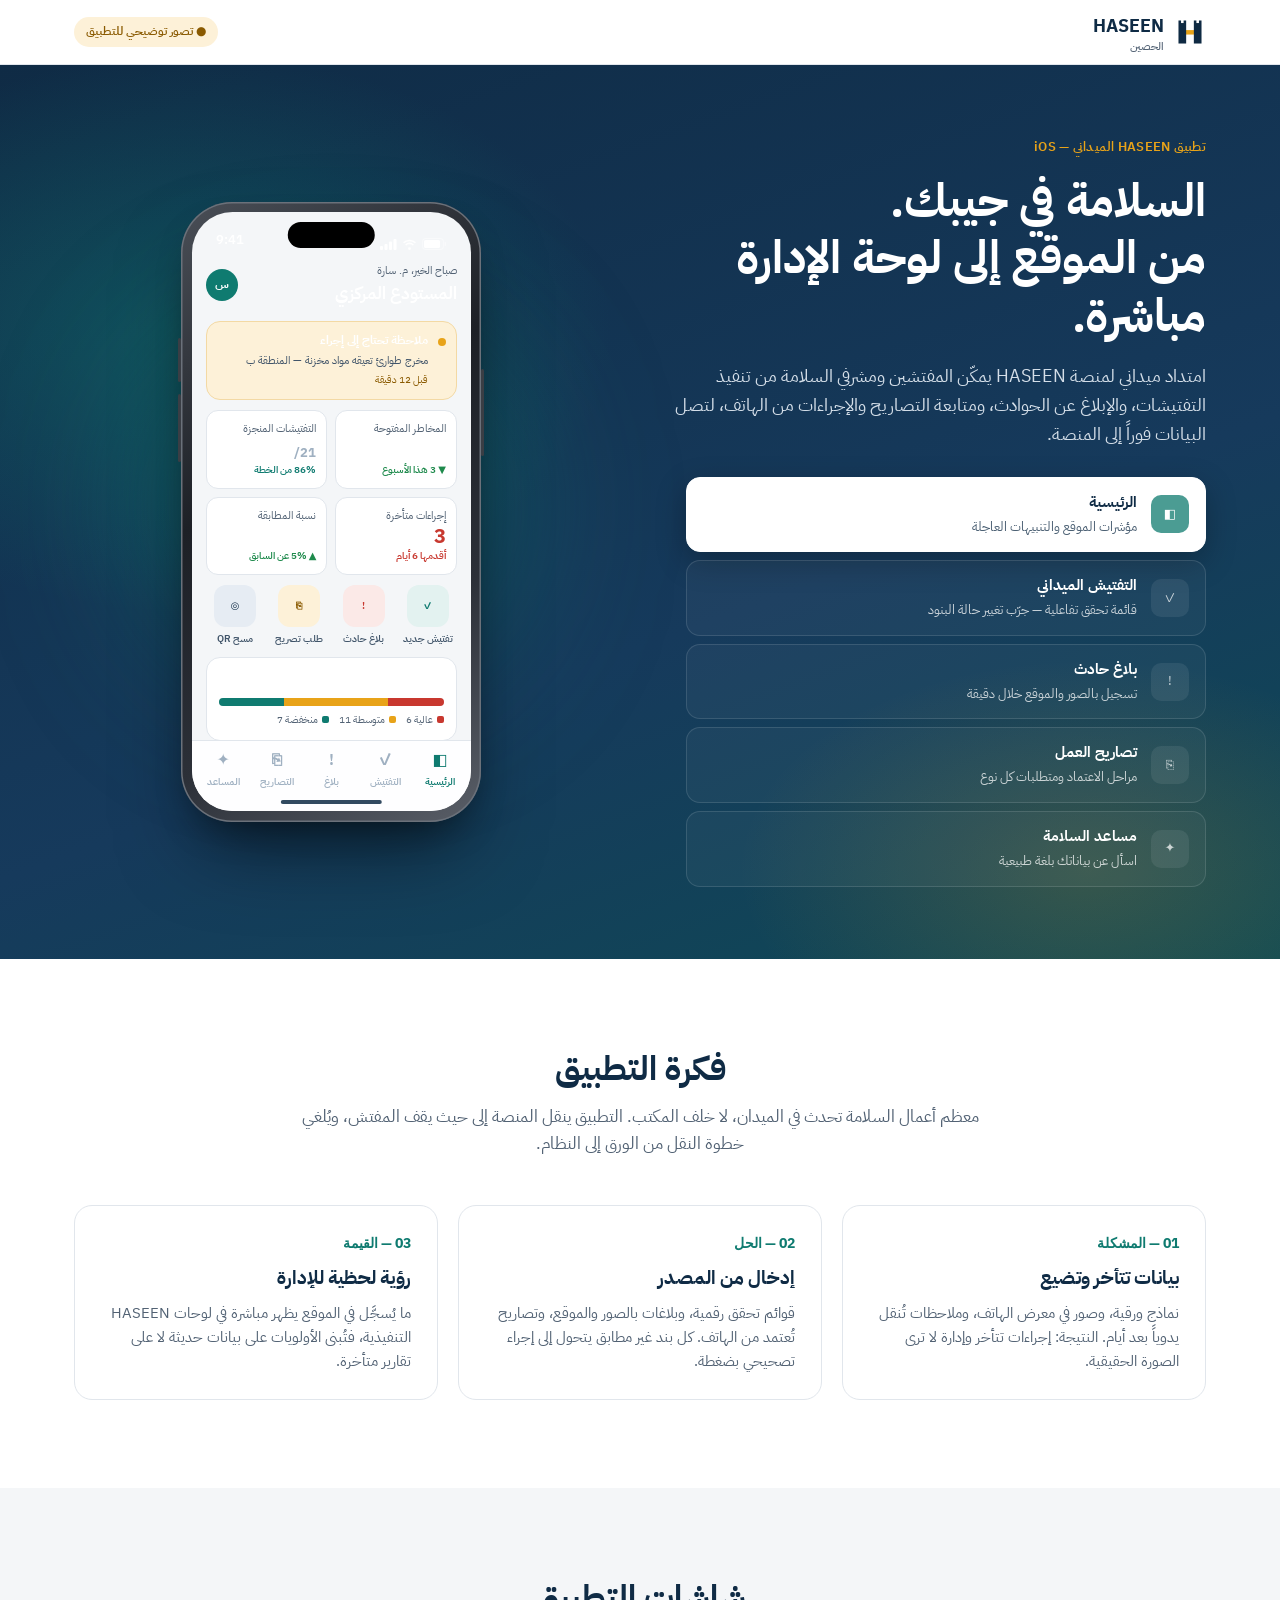
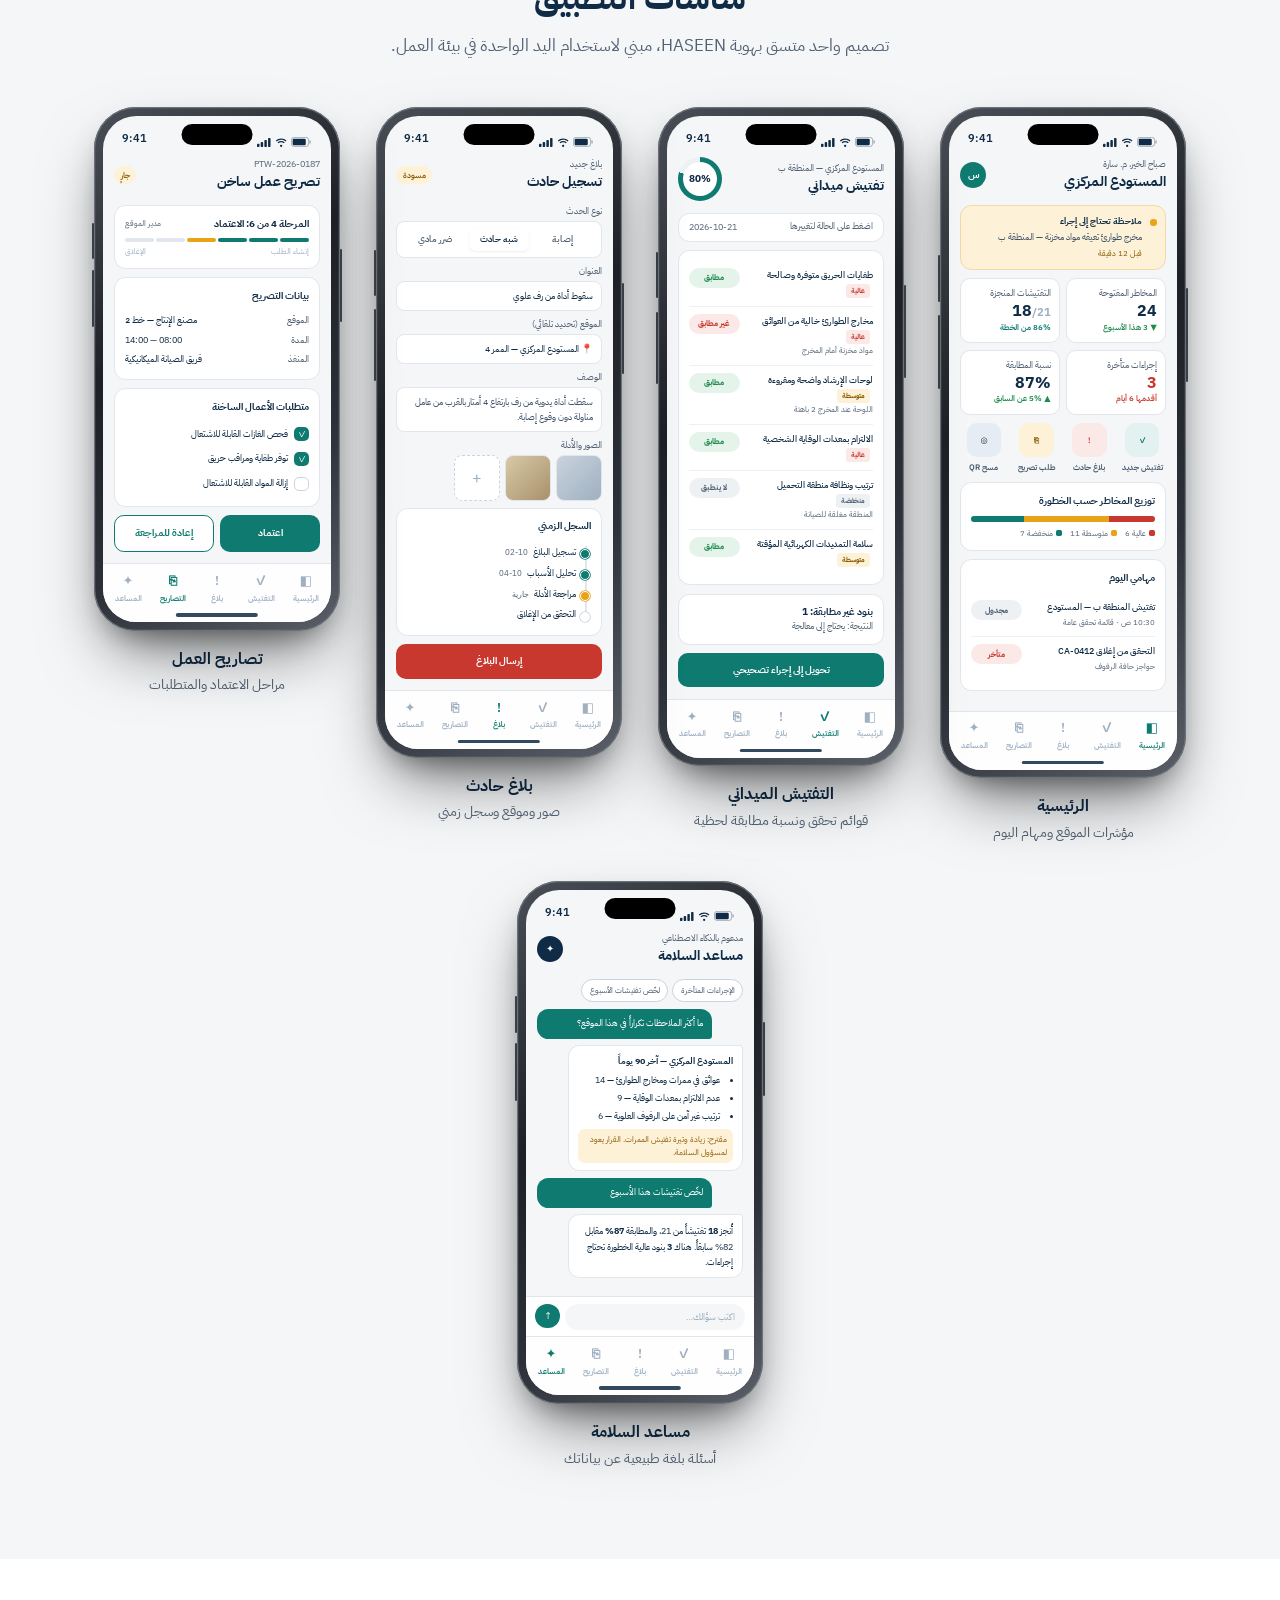
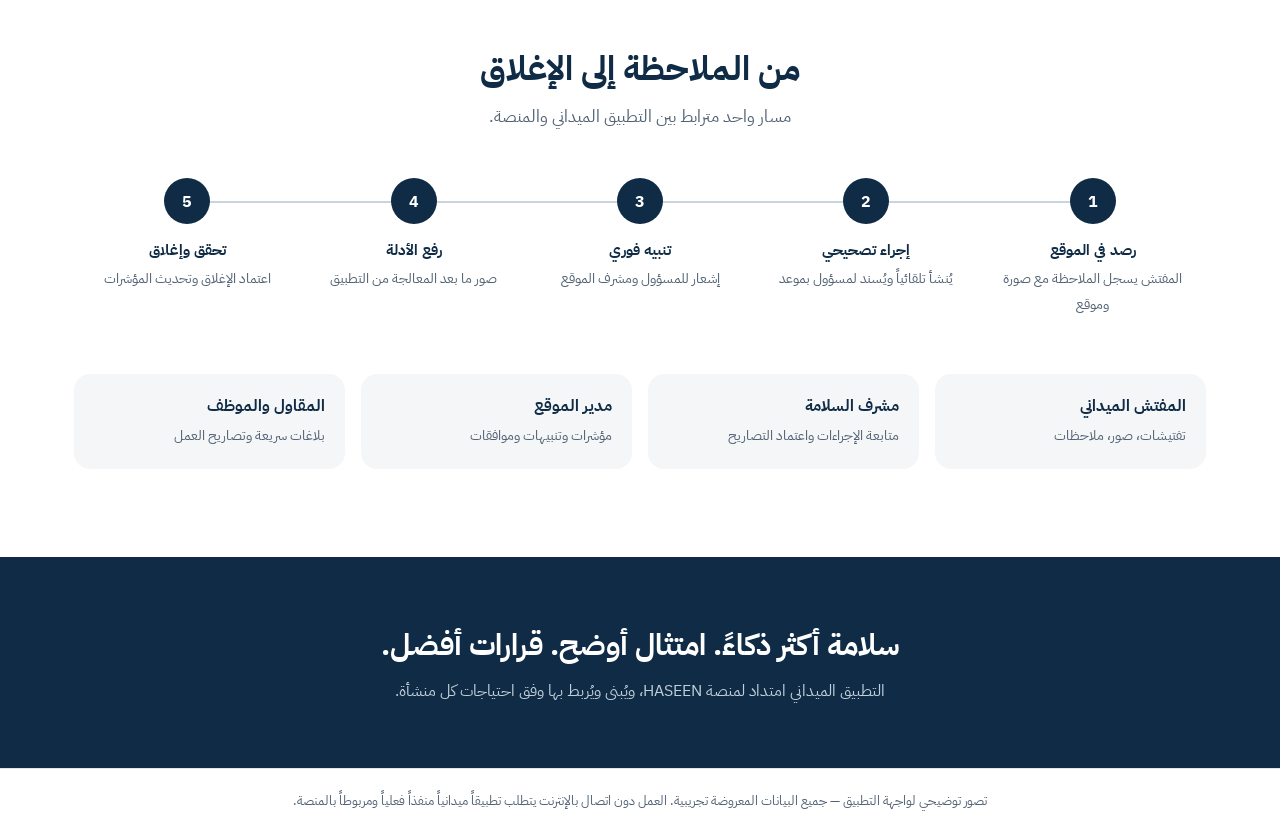
<file: HASEEN-app-showcase.html>
<!doctype html>
<html lang="ar" dir="rtl">
<head>
<meta charset="utf-8">
<meta name="viewport" content="width=device-width, initial-scale=1">
<title>تطبيق HASEEN الميداني</title>
<link rel="preconnect" href="https://fonts.googleapis.com">
<link href="https://fonts.googleapis.com/css2?family=IBM+Plex+Sans+Arabic:wght@400;500;600;700&family=IBM+Plex+Sans:wght@400;500;600;700&display=swap" rel="stylesheet">
<style>
:root{
  --navy:#0F2B45; --navy2:#163A5C; --teal:#0F7B70; --teal-d:#0B5E55; --amber:#E8A319; --amber-bg:#FDF1D8; --amber-d:#8A5A00;
  --red:#C8382F; --red-bg:#FBE9E7; --green:#1E8A4C; --green-bg:#E5F4EB;
  --ink:#0F2B45; --ink2:#41556A; --ink3:#526274; --muted:#9FB0C1;
  --line:#E1E6EC; --line2:#CBD3DC; --bg:#F4F6F8; --bg2:#EEF1F4; --white:#fff;
  --font:'IBM Plex Sans Arabic','IBM Plex Sans',system-ui,sans-serif;
}
*{box-sizing:border-box}
html,body{margin:0;padding:0}
body{font-family:var(--font);background:var(--white);color:var(--ink);-webkit-font-smoothing:antialiased;line-height:1.6}
button{font:inherit;color:inherit;cursor:pointer;border:0;background:none}
:focus-visible{outline:3px solid var(--amber);outline-offset:2px}
.wrap{max-width:1180px;margin:0 auto;padding:0 24px}
.num{font-family:'IBM Plex Sans',sans-serif;font-variant-numeric:tabular-nums}

/* ---------- Header ---------- */
header.top{position:sticky;top:0;z-index:20;background:rgba(255,255,255,.9);backdrop-filter:blur(10px);border-bottom:1px solid var(--line)}
header.top .wrap{display:flex;align-items:center;justify-content:space-between;height:64px}
.brand{display:flex;align-items:center;gap:10px;font-weight:700;font-size:18px}
.brand img{width:32px;height:32px}
.brand small{display:block;font-size:11px;font-weight:500;color:var(--ink3);line-height:1}
.pill{display:inline-flex;align-items:center;gap:6px;font-size:12px;font-weight:600;padding:5px 12px;border-radius:99px;background:var(--amber-bg);color:var(--amber-d)}

/* ---------- Hero ---------- */
.hero{position:relative;overflow:hidden;background:linear-gradient(160deg,var(--navy) 0%,var(--navy2) 60%,#0E4A55 100%);color:#fff}
.hero::before{content:"";position:absolute;inset:0;background:
  radial-gradient(600px 400px at 15% 30%,rgba(15,123,112,.45),transparent 70%),
  radial-gradient(500px 300px at 85% 90%,rgba(232,163,25,.18),transparent 70%)}
.hero .wrap{position:relative;display:grid;grid-template-columns:1.05fr .95fr;gap:48px;align-items:center;padding-top:72px;padding-bottom:72px}
.eyebrow{font-size:13px;font-weight:600;color:var(--amber);letter-spacing:.02em;margin-bottom:14px}
.hero h1{font-size:46px;line-height:1.25;margin:0 0 18px;font-weight:700}
.hero p.lead{font-size:18px;color:#D4DEE8;margin:0 0 28px;max-width:540px}
.feat-list{display:grid;gap:8px;max-width:520px}
.feat-btn{display:flex;align-items:center;gap:14px;text-align:right;padding:12px 16px;border-radius:14px;border:1px solid rgba(255,255,255,.12);background:rgba(255,255,255,.04);transition:.2s}
.feat-btn:hover{background:rgba(255,255,255,.08)}
.feat-btn[aria-pressed="true"]{background:#fff;color:var(--navy);border-color:#fff;box-shadow:0 10px 30px rgba(0,0,0,.25)}
.feat-btn .ic{flex:none;width:38px;height:38px;border-radius:10px;display:grid;place-items:center;background:rgba(255,255,255,.1)}
.feat-btn[aria-pressed="true"] .ic{background:var(--teal);color:#fff}
.feat-btn b{display:block;font-size:15px}
.feat-btn span{font-size:13px;opacity:.75}
.hero-stage{display:flex;justify-content:center;position:relative}
.hero-stage .glow{position:absolute;width:360px;height:360px;border-radius:50%;background:rgba(15,123,112,.5);filter:blur(80px);top:20%}

/* ---------- iPhone ---------- */
.iphone{--w:300px;position:relative;width:var(--w);aspect-ratio:300/620;border-radius:calc(var(--w)*.17);padding:calc(var(--w)*.035);
  background:linear-gradient(145deg,#4a4f57,#1d2026 40%,#2c3038 70%,#5a5f68);
  box-shadow:0 0 0 1.5px #6b717a inset,0 40px 80px -20px rgba(0,0,0,.55),0 18px 36px -18px rgba(0,0,0,.5);flex:none}
.iphone::before,.iphone::after{content:"";position:absolute;width:3px;border-radius:2px;background:#3a3e45;left:-3px}
.iphone::before{top:22%;height:7%}
.iphone::after{top:31%;height:11%}
.iphone .side{position:absolute;right:-3px;top:27%;width:3px;height:14%;border-radius:2px;background:#3a3e45}
.screen{position:relative;width:100%;height:100%;border-radius:calc(var(--w)*.135);overflow:hidden;background:var(--bg);display:flex;flex-direction:column;font-size:12px}
.island{position:absolute;top:10px;left:50%;transform:translateX(-50%);width:31%;height:26px;border-radius:20px;background:#000;z-index:5}
.statusbar{flex:none;height:44px;display:flex;align-items:flex-end;justify-content:space-between;padding:0 24px 6px;font-family:'IBM Plex Sans',sans-serif;font-weight:600;font-size:13px;direction:ltr}
.statusbar .icons{display:flex;gap:5px;align-items:center}
.home-ind{position:absolute;bottom:7px;left:50%;transform:translateX(-50%);width:36%;height:4px;border-radius:4px;background:var(--navy);opacity:.85;z-index:5}
.app{flex:1;overflow:hidden;display:flex;flex-direction:column;min-height:0}
.app-body{flex:1;overflow-y:auto;padding:4px 14px 14px;scrollbar-width:none}
.app-body::-webkit-scrollbar{display:none}
.app-head{display:flex;align-items:center;justify-content:space-between;padding:6px 14px 10px}
.app-head h3{margin:0;font-size:17px;font-weight:700}
.app-head .sub{font-size:11px;color:var(--ink3)}
.avatar{width:32px;height:32px;border-radius:50%;background:var(--teal);color:#fff;display:grid;place-items:center;font-weight:700;font-size:12px}
.tabbar{flex:none;display:grid;grid-template-columns:repeat(5,1fr);background:rgba(255,255,255,.95);border-top:1px solid var(--line);padding:6px 4px 20px}
.tabbar button{display:flex;flex-direction:column;align-items:center;gap:2px;font-size:9.5px;color:var(--muted);font-weight:600}
.tabbar button.on{color:var(--teal)}
.card{background:#fff;border:1px solid var(--line);border-radius:14px;padding:12px;margin-bottom:10px}
.card h4{margin:0 0 8px;font-size:12.5px;font-weight:700}
.kpis{display:grid;grid-template-columns:1fr 1fr;gap:8px;margin-bottom:10px}
.kpi{background:#fff;border:1px solid var(--line);border-radius:12px;padding:10px}
.kpi .v{font-size:20px;font-weight:700;line-height:1.2}
.kpi .l{font-size:10.5px;color:var(--ink3)}
.kpi .t{font-size:10px;font-weight:600}
.alert{display:flex;gap:10px;background:var(--amber-bg);border:1px solid #F3D9A4;border-radius:14px;padding:10px;margin-bottom:10px}
.alert .dot{flex:none;width:8px;height:8px;border-radius:50%;background:var(--amber);margin-top:6px;animation:pulse 1.6s infinite}
@keyframes pulse{50%{opacity:.3}}
.alert b{display:block;font-size:11.5px}
.alert span{font-size:11px;color:var(--ink2)}
.alert small{font-size:10px;color:var(--amber-d)}
.quick{display:grid;grid-template-columns:repeat(4,1fr);gap:6px;margin-bottom:10px}
.quick div{display:flex;flex-direction:column;align-items:center;gap:4px;font-size:10px;text-align:center;font-weight:600;color:var(--ink2)}
.quick i{width:42px;height:42px;border-radius:12px;display:grid;place-items:center;font-style:normal}
.bar{height:8px;border-radius:8px;background:var(--bg2);overflow:hidden;display:flex}
.bar span{display:block;height:100%}
.legend{display:flex;gap:10px;margin-top:6px;font-size:10px;color:var(--ink3)}
.legend i{display:inline-block;width:7px;height:7px;border-radius:2px;margin-left:4px}
.row{display:flex;align-items:center;justify-content:space-between;gap:8px}
.chk{display:flex;align-items:flex-start;gap:8px;padding:9px 0;border-bottom:1px solid var(--bg2)}
.chk:last-child{border-bottom:0}
.chk .txt{flex:1;font-size:11.5px;font-weight:500}
.chk .txt small{display:block;color:var(--ink3);font-size:10px;font-weight:400}
.st{flex:none;font-size:10px;font-weight:700;padding:4px 8px;border-radius:99px;min-width:62px;text-align:center;transition:.15s}
.st.pass{background:var(--green-bg);color:var(--green)}
.st.fail{background:var(--red-bg);color:var(--red)}
.st.na{background:var(--bg2);color:var(--ink3)}
.sev{display:inline-block;font-size:9px;font-weight:700;padding:1px 6px;border-radius:4px;margin-inline-start:4px}
.sev.h{background:var(--red-bg);color:var(--red)} .sev.m{background:var(--amber-bg);color:var(--amber-d)} .sev.l{background:var(--bg2);color:var(--ink3)}
.ring{--p:83;width:54px;height:54px;border-radius:50%;background:conic-gradient(var(--teal) calc(var(--p)*1%),var(--bg2) 0);display:grid;place-items:center;flex:none;transition:.3s}
.ring::after{content:attr(data-v);width:42px;height:42px;border-radius:50%;background:#fff;display:grid;place-items:center;font-weight:700;font-size:12px;font-family:'IBM Plex Sans',sans-serif}
.btn-app{display:block;width:100%;padding:11px;border-radius:12px;background:var(--teal);color:#fff;font-weight:700;font-size:12.5px;text-align:center}
.btn-app.ghost{background:#fff;color:var(--teal);border:1px solid var(--teal)}
.field{margin-bottom:8px}
.field label{display:block;font-size:10.5px;color:var(--ink3);margin-bottom:3px}
.field div{background:#fff;border:1px solid var(--line);border-radius:10px;padding:8px 10px;font-size:11.5px}
.seg{display:flex;gap:4px;background:var(--bg2);padding:3px;border-radius:10px}
.seg span{flex:1;text-align:center;font-size:10.5px;padding:5px;border-radius:8px;color:var(--ink3);font-weight:600}
.seg span.on{background:#fff;color:var(--navy);box-shadow:0 1px 3px rgba(0,0,0,.08)}
.photos{display:flex;gap:6px}
.photos div{width:56px;height:56px;border-radius:10px;background:linear-gradient(135deg,#c9d3dc,#9fb0c1);position:relative;overflow:hidden}
.photos div.add{background:#fff;border:1.5px dashed var(--line2);display:grid;place-items:center;color:var(--muted);font-size:20px}
.tl{position:relative;padding-inline-start:18px}
.tl::before{content:"";position:absolute;right:5px;top:6px;bottom:6px;width:2px;background:var(--line)}
.tl div{position:relative;font-size:11px;padding:4px 0}
.tl div::before{content:"";position:absolute;right:-17px;top:9px;width:10px;height:10px;border-radius:50%;background:var(--teal);border:2px solid #fff;box-shadow:0 0 0 1px var(--teal)}
.tl div.now::before{background:var(--amber);box-shadow:0 0 0 1px var(--amber)}
.tl div.wait::before{background:#fff;box-shadow:0 0 0 1px var(--line2)}
.tl div small{color:var(--ink3);font-family:'IBM Plex Sans',sans-serif;margin-inline-start:6px}
.steps{display:flex;gap:3px;margin:8px 0 4px}
.steps span{flex:1;height:5px;border-radius:4px;background:var(--line)}
.steps span.d{background:var(--teal)} .steps span.n{background:var(--amber)}
.req{display:flex;gap:8px;align-items:center;font-size:11.5px;padding:6px 0}
.req i{width:18px;height:18px;border-radius:6px;display:grid;place-items:center;font-style:normal;font-size:11px;flex:none}
.req i.y{background:var(--teal);color:#fff} .req i.n{border:1.5px solid var(--line2)}
.bubble{max-width:85%;padding:9px 11px;border-radius:14px;font-size:11.5px;margin-bottom:8px}
.bubble.me{background:var(--teal);color:#fff;margin-inline-start:auto;border-end-start-radius:4px}
.bubble.ai{background:#fff;border:1px solid var(--line);border-start-start-radius:4px}
.bubble.ai ul{margin:4px 0;padding-inline-start:16px}
.bubble.ai li{margin-bottom:2px}
.bubble.ai .note{font-size:10px;color:var(--amber-d);background:var(--amber-bg);padding:5px 7px;border-radius:8px;margin-top:6px}
.chips{display:flex;gap:5px;flex-wrap:wrap;margin-bottom:8px}
.chips span{font-size:10px;padding:5px 9px;border-radius:99px;border:1px solid var(--line2);background:#fff;color:var(--ink2)}
.composer{flex:none;display:flex;gap:6px;padding:8px 12px;background:#fff;border-top:1px solid var(--line)}
.composer div{flex:1;background:var(--bg);border-radius:99px;padding:7px 12px;font-size:11px;color:var(--muted)}
.composer i{width:30px;height:30px;border-radius:50%;background:var(--teal);color:#fff;display:grid;place-items:center;font-style:normal}
.view{display:none;flex:1;flex-direction:column;min-height:0;animation:fade .3s ease}
.view.on{display:flex}
@keyframes fade{from{opacity:0;transform:translateY(6px)}to{opacity:1;transform:none}}
.toast{position:absolute;left:12px;right:12px;bottom:84px;background:var(--navy);color:#fff;font-size:11px;padding:9px 12px;border-radius:12px;opacity:0;transform:translateY(8px);transition:.25s;pointer-events:none;z-index:6}
.toast.show{opacity:1;transform:none}

/* ---------- Sections ---------- */
section{padding:88px 0}
.sec-head{max-width:680px;margin:0 auto 48px;text-align:center}
.sec-head h2{font-size:34px;line-height:1.3;margin:0 0 12px}
.sec-head p{font-size:17px;color:var(--ink3);margin:0}
.idea{display:grid;grid-template-columns:repeat(3,1fr);gap:20px}
.idea .box{border:1px solid var(--line);border-radius:18px;padding:26px;background:#fff}
.idea .box .n{font-family:'IBM Plex Sans',sans-serif;font-weight:700;color:var(--teal);font-size:14px}
.idea .box h3{margin:8px 0 8px;font-size:19px}
.idea .box p{margin:0;color:var(--ink3);font-size:15px}
.gallery{background:var(--bg)}
.phones{display:flex;gap:36px;justify-content:center;flex-wrap:wrap}
.phones figure{margin:0;display:flex;flex-direction:column;align-items:center;gap:16px}
.phones figcaption{text-align:center}
.phones figcaption b{display:block;font-size:16px}
.phones figcaption span{font-size:14px;color:var(--ink3)}
.phones .iphone{zoom:.82}
.flow{display:grid;grid-template-columns:repeat(5,1fr);gap:0;position:relative;counter-reset:f}
.flow div{text-align:center;padding:0 10px;position:relative}
.flow div::before{counter-increment:f;content:counter(f);display:grid;place-items:center;width:46px;height:46px;margin:0 auto 14px;border-radius:50%;background:var(--navy);color:#fff;font-weight:700;font-family:'IBM Plex Sans',sans-serif;position:relative;z-index:1}
.flow div::after{content:"";position:absolute;top:23px;right:50%;width:100%;height:2px;background:var(--line2)}
.flow div:last-child::after{display:none}
.flow b{display:block;font-size:15px;margin-bottom:4px}
.flow span{font-size:13.5px;color:var(--ink3)}
.users{display:grid;grid-template-columns:repeat(4,1fr);gap:16px;margin-top:56px}
.users div{background:var(--bg);border-radius:16px;padding:20px}
.users b{display:block;margin-bottom:4px}
.users span{font-size:14px;color:var(--ink3)}
.cta{background:var(--navy);color:#fff;text-align:center;padding:64px 0}
.cta h2{font-size:30px;margin:0 0 10px}
.cta p{color:#C2CFDB;margin:0 auto;max-width:620px}
footer{padding:22px 0;font-size:13px;color:var(--ink3);text-align:center;border-top:1px solid var(--line)}

@media (max-width:980px){
  .hero .wrap{grid-template-columns:1fr;padding-top:48px}
  .hero h1{font-size:34px}
  .idea,.users{grid-template-columns:1fr 1fr}
  .flow{grid-template-columns:1fr;gap:22px}
  .flow div::after{display:none}
}
@media (max-width:600px){
  .wrap{padding:0 16px}
  .idea,.users{grid-template-columns:1fr}
  .sec-head h2{font-size:26px}
  .iphone{--w:min(300px,82vw)}
  section{padding:60px 0}
}
@media (prefers-reduced-motion:reduce){*{animation:none!important;transition:none!important}}
</style>
</head>
<body>

<header class="top">
  <div class="wrap">
    <div class="brand"><img src="assets/haseen-mark.png" alt=""><div>HASEEN<small>الحصين</small></div></div>
    <span class="pill">● تصور توضيحي للتطبيق</span>
  </div>
</header>

<!-- ================= HERO ================= -->
<div class="hero">
  <div class="wrap">
    <div>
      <div class="eyebrow">تطبيق HASEEN الميداني — iOS</div>
      <h1>السلامة في جيبك.<br>من الموقع إلى لوحة الإدارة مباشرة.</h1>
      <p class="lead">امتداد ميداني لمنصة HASEEN يمكّن المفتشين ومشرفي السلامة من تنفيذ التفتيشات، والإبلاغ عن الحوادث، ومتابعة التصاريح والإجراءات من الهاتف، لتصل البيانات فوراً إلى المنصة.</p>
      <div class="feat-list" role="group" aria-label="شاشات التطبيق">
        <button class="feat-btn" data-go="home" aria-pressed="true"><span class="ic">◧</span><div><b>الرئيسية</b><span>مؤشرات الموقع والتنبيهات العاجلة</span></div></button>
        <button class="feat-btn" data-go="inspect" aria-pressed="false"><span class="ic">✓</span><div><b>التفتيش الميداني</b><span>قائمة تحقق تفاعلية — جرّب تغيير حالة البنود</span></div></button>
        <button class="feat-btn" data-go="incident" aria-pressed="false"><span class="ic">!</span><div><b>بلاغ حادث</b><span>تسجيل بالصور والموقع خلال دقيقة</span></div></button>
        <button class="feat-btn" data-go="permit" aria-pressed="false"><span class="ic">⎘</span><div><b>تصاريح العمل</b><span>مراحل الاعتماد ومتطلبات كل نوع</span></div></button>
        <button class="feat-btn" data-go="ai" aria-pressed="false"><span class="ic">✦</span><div><b>مساعد السلامة</b><span>اسأل عن بياناتك بلغة طبيعية</span></div></button>
      </div>
    </div>
    <div class="hero-stage">
      <div class="glow"></div>
      <div class="iphone" id="mainPhone"><span class="side"></span>
        <div class="screen">
          <div class="island"></div>
          <div class="statusbar"><span>9:41</span><span class="icons">
            <svg width="17" height="11" viewBox="0 0 17 11"><rect x="0" y="7" width="3" height="4" rx="1" fill="currentColor"/><rect x="4.5" y="5" width="3" height="6" rx="1" fill="currentColor"/><rect x="9" y="2.5" width="3" height="8.5" rx="1" fill="currentColor"/><rect x="13.5" y="0" width="3" height="11" rx="1" fill="currentColor"/></svg>
            <svg width="15" height="11" viewBox="0 0 15 11"><path d="M7.5 2.2c2.1 0 4 .8 5.4 2.1l1.1-1.1A9.2 9.2 0 0 0 7.5.7 9.2 9.2 0 0 0 1 3.2l1.1 1.1a7.7 7.7 0 0 1 5.4-2.1Zm0 3c1.3 0 2.4.5 3.3 1.3l1.1-1.1a6.3 6.3 0 0 0-8.8 0l1.1 1.1c.9-.8 2-1.3 3.3-1.3Zm0 3a1.4 1.4 0 1 0 0 2.8 1.4 1.4 0 0 0 0-2.8Z" fill="currentColor"/></svg>
            <svg width="25" height="12" viewBox="0 0 25 12"><rect x=".5" y=".5" width="21" height="11" rx="3" fill="none" stroke="currentColor" opacity=".4"/><rect x="2" y="2" width="16" height="8" rx="1.5" fill="currentColor"/><rect x="22.5" y="4" width="1.5" height="4" rx=".7" fill="currentColor" opacity=".4"/></svg>
          </span></div>

          <div class="app">
            <!-- HOME -->
            <div class="view on" data-view="home">
              <div class="app-head"><div><div class="sub">صباح الخير، م. سارة</div><h3>المستودع المركزي</h3></div><div class="avatar">س</div></div>
              <div class="app-body">
                <div class="alert"><span class="dot"></span><div><b>ملاحظة تحتاج إلى إجراء</b><span>مخرج طوارئ تعيقه مواد مخزنة — المنطقة ب</span><br><small>قبل 12 دقيقة</small></div></div>
                <div class="kpis">
                  <div class="kpi"><div class="l">المخاطر المفتوحة</div><div class="v num">24</div><div class="t" style="color:var(--green)">▼ 3 هذا الأسبوع</div></div>
                  <div class="kpi"><div class="l">التفتيشات المنجزة</div><div class="v num">18<span style="font-size:13px;color:var(--muted)">/21</span></div><div class="t" style="color:var(--teal)">86% من الخطة</div></div>
                  <div class="kpi"><div class="l">إجراءات متأخرة</div><div class="v num" style="color:var(--red)">3</div><div class="t" style="color:var(--red)">أقدمها 6 أيام</div></div>
                  <div class="kpi"><div class="l">نسبة المطابقة</div><div class="v num">87%</div><div class="t" style="color:var(--green)">▲ 5% عن السابق</div></div>
                </div>
                <div class="quick">
                  <div><i style="background:#E3F2F0;color:var(--teal)">✓</i>تفتيش جديد</div>
                  <div><i style="background:var(--red-bg);color:var(--red)">!</i>بلاغ حادث</div>
                  <div><i style="background:var(--amber-bg);color:var(--amber-d)">⎘</i>طلب تصريح</div>
                  <div><i style="background:#E6ECF3;color:var(--navy)">◎</i>مسح QR</div>
                </div>
                <div class="card"><h4>توزيع المخاطر حسب الخطورة</h4>
                  <div class="bar"><span style="width:25%;background:var(--red)"></span><span style="width:46%;background:var(--amber)"></span><span style="width:29%;background:var(--teal)"></span></div>
                  <div class="legend"><span><i style="background:var(--red)"></i>عالية 6</span><span><i style="background:var(--amber)"></i>متوسطة 11</span><span><i style="background:var(--teal)"></i>منخفضة 7</span></div>
                </div>
                <div class="card"><h4>مهامي اليوم</h4>
                  <div class="chk"><div class="txt">تفتيش المنطقة ب — المستودع<small>10:30 ص · قائمة تحقق عامة</small></div><span class="st na">مجدول</span></div>
                  <div class="chk"><div class="txt">التحقق من إغلاق CA-0412<small>حواجز حافة الرفوف</small></div><span class="st fail">متأخر</span></div>
                </div>
              </div>
            </div>

            <!-- INSPECTION -->
            <div class="view" data-view="inspect">
              <div class="app-head"><div><div class="sub">المستودع المركزي — المنطقة ب</div><h3>تفتيش ميداني</h3></div><div class="ring" id="ring" data-v="83%"></div></div>
              <div class="app-body">
                <div class="card" style="padding:8px 12px">
                  <div class="row" style="font-size:10.5px;color:var(--ink3)"><span>اضغط على الحالة لتغييرها</span><span class="num">2026-10-21</span></div>
                </div>
                <div class="card" id="checklist"></div>
                <div class="card" style="display:flex;gap:10px;align-items:center">
                  <div style="flex:1"><b style="font-size:12px">بنود غير مطابقة: <span class="num" id="ncount">1</span></b><div style="font-size:10.5px;color:var(--ink3)" id="nres">النتيجة: يحتاج إلى معالجة</div></div>
                </div>
                <button class="btn-app" id="convert">تحويل إلى إجراء تصحيحي</button>
              </div>
            </div>

            <!-- INCIDENT -->
            <div class="view" data-view="incident">
              <div class="app-head"><div><div class="sub">بلاغ جديد</div><h3>تسجيل حادث</h3></div><span class="pill" style="font-size:10px;padding:3px 8px">مسودة</span></div>
              <div class="app-body">
                <div class="field"><label>نوع الحدث</label><div class="seg"><span>إصابة</span><span class="on">شبه حادث</span><span>ضرر مادي</span></div></div>
                <div class="field"><label>العنوان</label><div>سقوط أداة من رف علوي</div></div>
                <div class="field"><label>الموقع (تحديد تلقائي)</label><div>📍 المستودع المركزي — الممر 4</div></div>
                <div class="field"><label>الوصف</label><div style="min-height:52px;color:var(--ink2)">سقطت أداة يدوية من رف بارتفاع 4 أمتار بالقرب من عامل مناولة دون وقوع إصابة.</div></div>
                <div class="field"><label>الصور والأدلة</label><div class="photos" style="border:0;padding:0;background:none"><div></div><div style="background:linear-gradient(135deg,#d8c9a8,#a8916a)"></div><div class="add">+</div></div></div>
                <div class="card"><h4>السجل الزمني</h4>
                  <div class="tl"><div>تسجيل البلاغ<small>10-02</small></div><div>تحليل الأسباب<small>10-04</small></div><div class="now">مراجعة الأدلة<small>جارية</small></div><div class="wait">التحقق من الإغلاق</div></div>
                </div>
                <button class="btn-app" style="background:var(--red)">إرسال البلاغ</button>
              </div>
            </div>

            <!-- PERMIT -->
            <div class="view" data-view="permit">
              <div class="app-head"><div><div class="sub num">PTW-2026-0187</div><h3>تصريح عمل ساخن</h3></div><span class="pill" style="font-size:10px;padding:3px 8px">جارٍ</span></div>
              <div class="app-body">
                <div class="card">
                  <div class="row"><b style="font-size:12px">المرحلة 4 من 6: الاعتماد</b><span style="font-size:10px;color:var(--ink3)">مدير الموقع</span></div>
                  <div class="steps"><span class="d"></span><span class="d"></span><span class="d"></span><span class="n"></span><span></span><span></span></div>
                  <div class="row" style="font-size:9.5px;color:var(--muted)"><span>إنشاء الطلب</span><span>الإغلاق</span></div>
                </div>
                <div class="card"><h4>بيانات التصريح</h4>
                  <div class="row" style="font-size:11px;padding:3px 0"><span style="color:var(--ink3)">الموقع</span><span>مصنع الإنتاج — خط 2</span></div>
                  <div class="row" style="font-size:11px;padding:3px 0"><span style="color:var(--ink3)">المدة</span><span class="num">08:00 — 14:00</span></div>
                  <div class="row" style="font-size:11px;padding:3px 0"><span style="color:var(--ink3)">المنفذ</span><span>فريق الصيانة الميكانيكية</span></div>
                </div>
                <div class="card"><h4>متطلبات الأعمال الساخنة</h4>
                  <div class="req"><i class="y">✓</i>فحص الغازات القابلة للاشتعال</div>
                  <div class="req"><i class="y">✓</i>توفر طفاية ومراقب حريق</div>
                  <div class="req"><i class="n"></i>إزالة المواد القابلة للاشتعال</div>
                </div>
                <div style="display:grid;grid-template-columns:1fr 1fr;gap:8px"><button class="btn-app">اعتماد</button><button class="btn-app ghost">إعادة للمراجعة</button></div>
              </div>
            </div>

            <!-- AI -->
            <div class="view" data-view="ai">
              <div class="app-head"><div><div class="sub">مدعوم بالذكاء الاصطناعي</div><h3>مساعد السلامة</h3></div><div class="avatar" style="background:var(--navy)">✦</div></div>
              <div class="app-body">
                <div class="chips"><span>الإجراءات المتأخرة</span><span>لخّص تفتيشات الأسبوع</span></div>
                <div class="bubble me">ما أكثر الملاحظات تكراراً في هذا الموقع؟</div>
                <div class="bubble ai"><b>المستودع المركزي — آخر 90 يوماً</b>
                  <ul><li>عوائق في ممرات ومخارج الطوارئ — <span class="num">14</span></li><li>عدم الالتزام بمعدات الوقاية — <span class="num">9</span></li><li>ترتيب غير آمن على الرفوف العلوية — <span class="num">6</span></li></ul>
                  <div class="note">مقترح: زيادة وتيرة تفتيش الممرات. القرار يعود لمسؤول السلامة.</div>
                </div>
                <div class="bubble me">لخّص تفتيشات هذا الأسبوع</div>
                <div class="bubble ai">أُنجز <b class="num">18</b> تفتيشاً من <span class="num">21</span>، والمطابقة <b class="num">87%</b> مقابل <span class="num">82%</span> سابقاً. هناك <b class="num">3</b> بنود عالية الخطورة تحتاج إجراءات.</div>
              </div>
              <div class="composer"><div>اكتب سؤالك…</div><i>↑</i></div>
            </div>
          </div>

          <nav class="tabbar">
            <button data-go="home" class="on"><span style="font-size:16px">◧</span>الرئيسية</button>
            <button data-go="inspect"><span style="font-size:16px">✓</span>التفتيش</button>
            <button data-go="incident"><span style="font-size:16px">!</span>بلاغ</button>
            <button data-go="permit"><span style="font-size:16px">⎘</span>التصاريح</button>
            <button data-go="ai"><span style="font-size:16px">✦</span>المساعد</button>
          </nav>
          <div class="toast" id="toast">أُنشئ إجراء تصحيحي وأُرسل إلى مشرف الموقع</div>
          <div class="home-ind"></div>
        </div>
      </div>
    </div>
  </div>
</div>

<!-- ================= IDEA ================= -->
<section>
  <div class="wrap">
    <div class="sec-head">
      <h2>فكرة التطبيق</h2>
      <p>معظم أعمال السلامة تحدث في الميدان، لا خلف المكتب. التطبيق ينقل المنصة إلى حيث يقف المفتش، ويُلغي خطوة النقل من الورق إلى النظام.</p>
    </div>
    <div class="idea">
      <div class="box"><div class="n">01 — المشكلة</div><h3>بيانات تتأخر وتضيع</h3><p>نماذج ورقية، وصور في معرض الهاتف، وملاحظات تُنقل يدوياً بعد أيام. النتيجة: إجراءات تتأخر وإدارة لا ترى الصورة الحقيقية.</p></div>
      <div class="box"><div class="n">02 — الحل</div><h3>إدخال من المصدر</h3><p>قوائم تحقق رقمية، وبلاغات بالصور والموقع، وتصاريح تُعتمد من الهاتف. كل بند غير مطابق يتحول إلى إجراء تصحيحي بضغطة.</p></div>
      <div class="box"><div class="n">03 — القيمة</div><h3>رؤية لحظية للإدارة</h3><p>ما يُسجَّل في الموقع يظهر مباشرة في لوحات HASEEN التنفيذية، فتُبنى الأولويات على بيانات حديثة لا على تقارير متأخرة.</p></div>
    </div>
  </div>
</section>

<!-- ================= GALLERY ================= -->
<section class="gallery">
  <div class="wrap">
    <div class="sec-head">
      <h2>شاشات التطبيق</h2>
      <p>تصميم واحد متسق بهوية HASEEN، مبني لاستخدام اليد الواحدة في بيئة العمل.</p>
    </div>
    <div class="phones" id="gallery"></div>
  </div>
</section>

<!-- ================= FLOW ================= -->
<section>
  <div class="wrap">
    <div class="sec-head">
      <h2>من الملاحظة إلى الإغلاق</h2>
      <p>مسار واحد مترابط بين التطبيق الميداني والمنصة.</p>
    </div>
    <div class="flow">
      <div><b>رصد في الموقع</b><span>المفتش يسجل الملاحظة مع صورة وموقع</span></div>
      <div><b>إجراء تصحيحي</b><span>يُنشأ تلقائياً ويُسند لمسؤول بموعد</span></div>
      <div><b>تنبيه فوري</b><span>إشعار للمسؤول ومشرف الموقع</span></div>
      <div><b>رفع الأدلة</b><span>صور ما بعد المعالجة من التطبيق</span></div>
      <div><b>تحقق وإغلاق</b><span>اعتماد الإغلاق وتحديث المؤشرات</span></div>
    </div>
    <div class="users">
      <div><b>المفتش الميداني</b><span>تفتيشات، صور، ملاحظات</span></div>
      <div><b>مشرف السلامة</b><span>متابعة الإجراءات واعتماد التصاريح</span></div>
      <div><b>مدير الموقع</b><span>مؤشرات وتنبيهات وموافقات</span></div>
      <div><b>المقاول والموظف</b><span>بلاغات سريعة وتصاريح العمل</span></div>
    </div>
  </div>
</section>

<div class="cta">
  <div class="wrap">
    <h2>سلامة أكثر ذكاءً. امتثال أوضح. قرارات أفضل.</h2>
    <p>التطبيق الميداني امتداد لمنصة HASEEN، ويُبنى ويُربط بها وفق احتياجات كل منشأة.</p>
  </div>
</div>

<footer>
  <div class="wrap">تصور توضيحي لواجهة التطبيق — جميع البيانات المعروضة تجريبية. العمل دون اتصال بالإنترنت يتطلب تطبيقاً ميدانياً منفذاً فعلياً ومربوطاً بالمنصة.</div>
</footer>

<script>
(function(){
  // ---- Screen switching (hero buttons + in-phone tab bar) ----
  const phone = document.getElementById('mainPhone');
  function go(name){
    phone.querySelectorAll('.view').forEach(v => v.classList.toggle('on', v.dataset.view === name));
    phone.querySelectorAll('.tabbar button').forEach(b => b.classList.toggle('on', b.dataset.go === name));
    document.querySelectorAll('.feat-btn').forEach(b => b.setAttribute('aria-pressed', b.dataset.go === name));
  }
  document.querySelectorAll('[data-go]').forEach(b => b.addEventListener('click', () => go(b.dataset.go)));

  // ---- Interactive inspection checklist ----
  const items = [
    {t:'طفايات الحريق متوفرة وصالحة', s:'h', v:'pass'},
    {t:'مخارج الطوارئ خالية من العوائق', s:'h', v:'fail', n:'مواد مخزنة أمام المخرج'},
    {t:'لوحات الإرشاد واضحة ومقروءة', s:'m', v:'pass', n:'اللوحة عند المخرج 2 باهتة'},
    {t:'الالتزام بمعدات الوقاية الشخصية', s:'h', v:'pass'},
    {t:'ترتيب ونظافة منطقة التحميل', s:'l', v:'na', n:'المنطقة مغلقة للصيانة'},
    {t:'سلامة التمديدات الكهربائية المؤقتة', s:'m', v:'pass'}
  ];
  const lbl = {pass:'مطابق', fail:'غير مطابق', na:'لا ينطبق'}, sev = {h:'عالية', m:'متوسطة', l:'منخفضة'};
  const order = ['pass','fail','na'];
  const list = document.getElementById('checklist');
  function render(){
    list.innerHTML = items.map((it,i) =>
      `<div class="chk"><div class="txt">${it.t}<span class="sev ${it.s}">${sev[it.s]}</span>${it.n?`<small>${it.n}</small>`:''}</div>
       <button class="st ${it.v}" data-i="${i}">${lbl[it.v]}</button></div>`).join('');
    const applicable = items.filter(x => x.v !== 'na');
    const pass = applicable.filter(x => x.v === 'pass').length;
    const fails = applicable.length - pass;
    const pct = applicable.length ? Math.round(pass / applicable.length * 100) : 0;
    const ring = document.getElementById('ring');
    ring.style.setProperty('--p', pct); ring.dataset.v = pct + '%';
    document.getElementById('ncount').textContent = fails;
    document.getElementById('nres').textContent = 'النتيجة: ' + (fails ? 'يحتاج إلى معالجة' : 'مقبول');
    document.getElementById('convert').style.display = fails ? 'block' : 'none';
  }
  list.addEventListener('click', e => {
    const b = e.target.closest('.st'); if(!b) return;
    const it = items[b.dataset.i];
    it.v = order[(order.indexOf(it.v) + 1) % 3];
    render();
  });
  render();
  const toast = document.getElementById('toast');
  document.getElementById('convert').addEventListener('click', () => {
    toast.classList.add('show'); setTimeout(() => toast.classList.remove('show'), 2200);
  });

  // ---- Gallery: static clones of each screen ----
  const caps = {
    home:['الرئيسية','مؤشرات الموقع ومهام اليوم'],
    inspect:['التفتيش الميداني','قوائم تحقق ونسبة مطابقة لحظية'],
    incident:['بلاغ حادث','صور وموقع وسجل زمني'],
    permit:['تصاريح العمل','مراحل الاعتماد والمتطلبات'],
    ai:['مساعد السلامة','أسئلة بلغة طبيعية عن بياناتك']
  };
  const gallery = document.getElementById('gallery');
  Object.keys(caps).forEach(name => {
    const clone = phone.cloneNode(true);
    clone.removeAttribute('id');
    clone.querySelectorAll('[id]').forEach(el => el.removeAttribute('id'));
    clone.querySelectorAll('.view').forEach(v => v.classList.toggle('on', v.dataset.view === name));
    clone.querySelectorAll('.tabbar button').forEach(b => { b.classList.toggle('on', b.dataset.go === name); b.removeAttribute('data-go'); b.tabIndex = -1; });
    clone.querySelectorAll('button').forEach(b => b.tabIndex = -1);
    clone.setAttribute('aria-hidden','true');
    clone.style.pointerEvents = 'none';
    const fig = document.createElement('figure');
    fig.appendChild(clone);
    fig.insertAdjacentHTML('beforeend', `<figcaption><b>${caps[name][0]}</b><span>${caps[name][1]}</span></figcaption>`);
    gallery.appendChild(fig);
  });
})();
</script>
</body>
</html>
</file>
